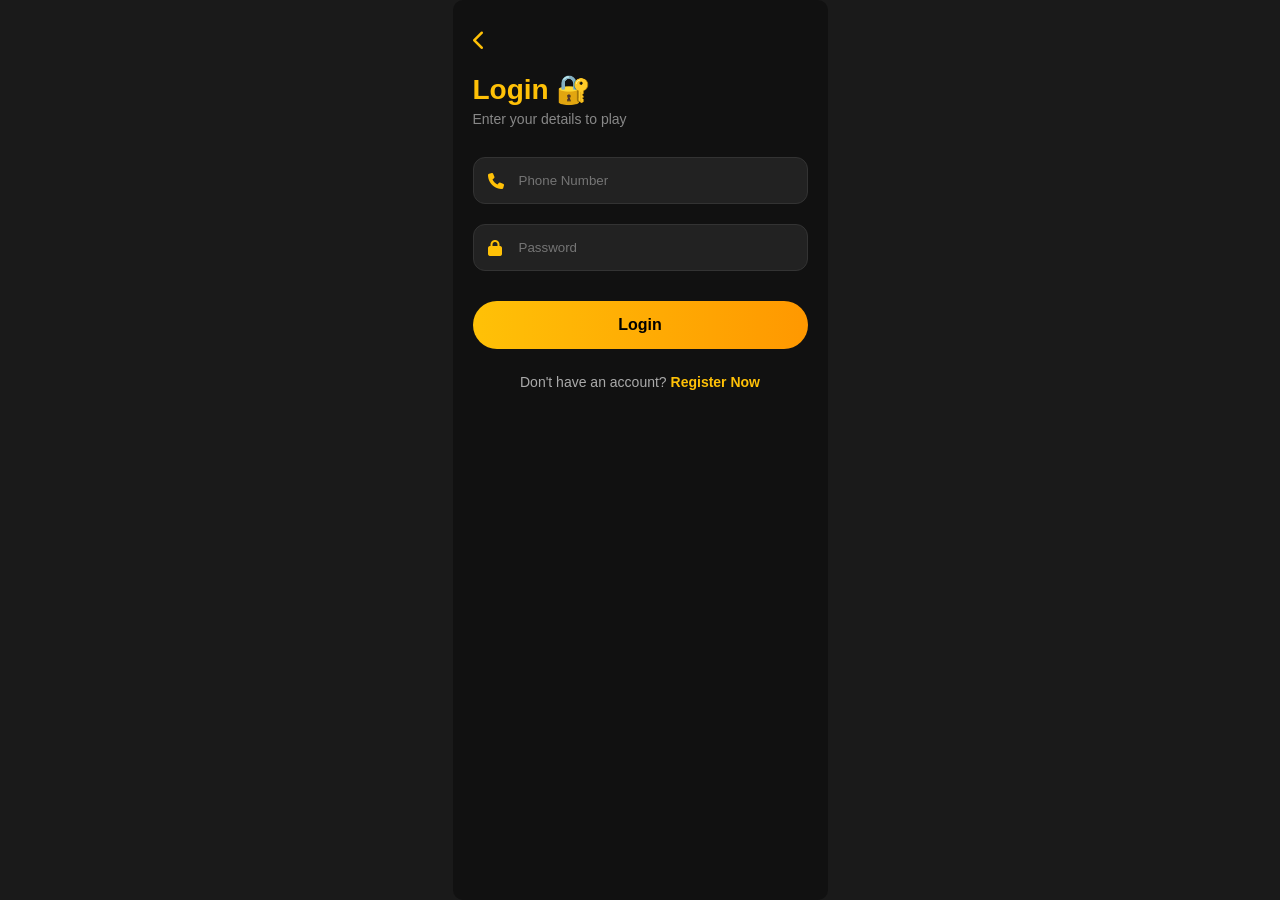
<file: index.html>
<!DOCTYPE html>
<html lang="en">
<head>
    <meta charset="UTF-8">
    <meta name="viewport" content="width=device-width, initial-scale=1.0">
    <title>BDG Official - Home</title>
    <link rel="stylesheet" href="https://cdnjs.cloudflare.com/ajax/libs/font-awesome/6.4.0/css/all.min.css">
    <style>
        * { box-sizing: border-box; margin: 0; padding: 0; font-family: 'Segoe UI', sans-serif; }
        body { background-color: #1a1a1a; color: white; display: flex; justify-content: center; }
        .app-container { width: 375px; background: #111; min-height: 100vh; padding-bottom: 80px; }

        /* Banner */
        .banner { width: 100%; height: 180px; background: linear-gradient(45deg, #d32f2f, #ffc107); display: flex; align-items: center; justify-content: center; font-size: 24px; font-weight: bold; }

        /* Info Section */
        .user-info { padding: 15px; display: flex; justify-content: space-between; align-items: center; background: #222; margin: 10px; border-radius: 10px; }
        .balance-box h2 { color: #ffc107; font-size: 20px; }
        .balance-box p { font-size: 12px; color: #888; }

        /* Game Grid */
        .game-grid { display: grid; grid-template-columns: 1fr 1fr; gap: 15px; padding: 15px; }
        .game-card { background: #222; border-radius: 15px; padding: 20px; text-align: center; border: 1px solid #333; cursor: pointer; transition: 0.3s; text-decoration: none; color: white; }
        .game-card:active { transform: scale(0.95); }
        .game-card i { font-size: 40px; margin-bottom: 10px; color: #ffc107; }
        .game-card h3 { font-size: 16px; }

        /* Bottom Nav */
        .bottom-nav { position: fixed; bottom: 0; width: 375px; background: #222; display: flex; justify-content: space-around; padding: 12px 0; border-top: 1px solid #333; }
        .nav-item { text-align: center; color: #888; text-decoration: none; font-size: 11px; flex: 1; }
        .nav-item.active { color: #ffc107; }
        .nav-item i { font-size: 22px; margin-bottom: 4px; display: block; }
    </style>
</head>
<body>

    <div class="app-container">
        <div class="banner">BDG GAME OFFICIAL</div>

        <div class="user-info">
            <div class="balance-box">
                <p>Total Balance</p>
                <h2>₹ <span id="main-bal">0.00</span></h2>
            </div>
            <a href="wallet/index.html" style="background:#ffc107; color:black; padding:8px 15px; border-radius:5px; text-decoration:none; font-weight:bold; font-size:12px;">Deposit</a>
        </div>

        <div class="game-grid">
            <a href="wingo/index.html" class="game-card">
                <i class="fa-solid fa-dice"></i>
                <h3>Win Go</h3>
                <p style="font-size:10px; color:#555;">1 Min / 3 Min</p>
            </a>
            <div class="game-card" onclick="alert('Coming Soon!')">
                <i class="fa-solid fa-slot-machine"></i>
                <h3>Slots</h3>
                <p style="font-size:10px; color:#555;">Popular</p>
            </div>
            <div class="game-card" onclick="alert('Coming Soon!')">
                <i class="fa-solid fa-cards-blank"></i>
                <h3>Casino</h3>
                <p style="font-size:10px; color:#555;">Live Dealer</p>
            </div>
            <div class="game-card" onclick="alert('Coming Soon!')">
                <i class="fa-solid fa-trophy"></i>
                <h3>Sports</h3>
                <p style="font-size:10px; color:#555;">Cricket/Football</p>
            </div>
        </div>

        <nav class="bottom-nav">
            <a href="index.html" class="nav-item active"><i class="fa-solid fa-house"></i>Home</a>
            <a href="activity/index.html" class="nav-item"><i class="fa-solid fa-gift"></i>Activity</a>
            <a href="wallet/index.html" class="nav-item"><i class="fa-solid fa-wallet"></i>Wallet</a>
            <a href="account/index.html" class="nav-item"><i class="fa-solid fa-user"></i>Account</a>
        </nav>
    </div>

    <script>
        function checkUser() {
            // ইউজারের ডাটা চেক করা
            const user = JSON.parse(localStorage.getItem('userData'));
            if(!user) {
                // যদি লগইন না থাকে তবে লগইন পেজে পাঠাবে
                window.location.href = "auth/login.html"; 
            } else {
                // ব্যালেন্স লোড করা
                let bal = localStorage.getItem('bal') || "0.00";
                document.getElementById('main-bal').innerText = parseFloat(bal).toFixed(2);
            }
        }

        window.onload = checkUser;
        // প্রতি ৫ সেকেন্ডে ব্যালেন্স আপডেট হবে (অ্যাডমিন এপ্রুভ করলে যাতে দেখা যায়)
        setInterval(checkUser, 5000);
    </script>
</body>
</html>
</file>
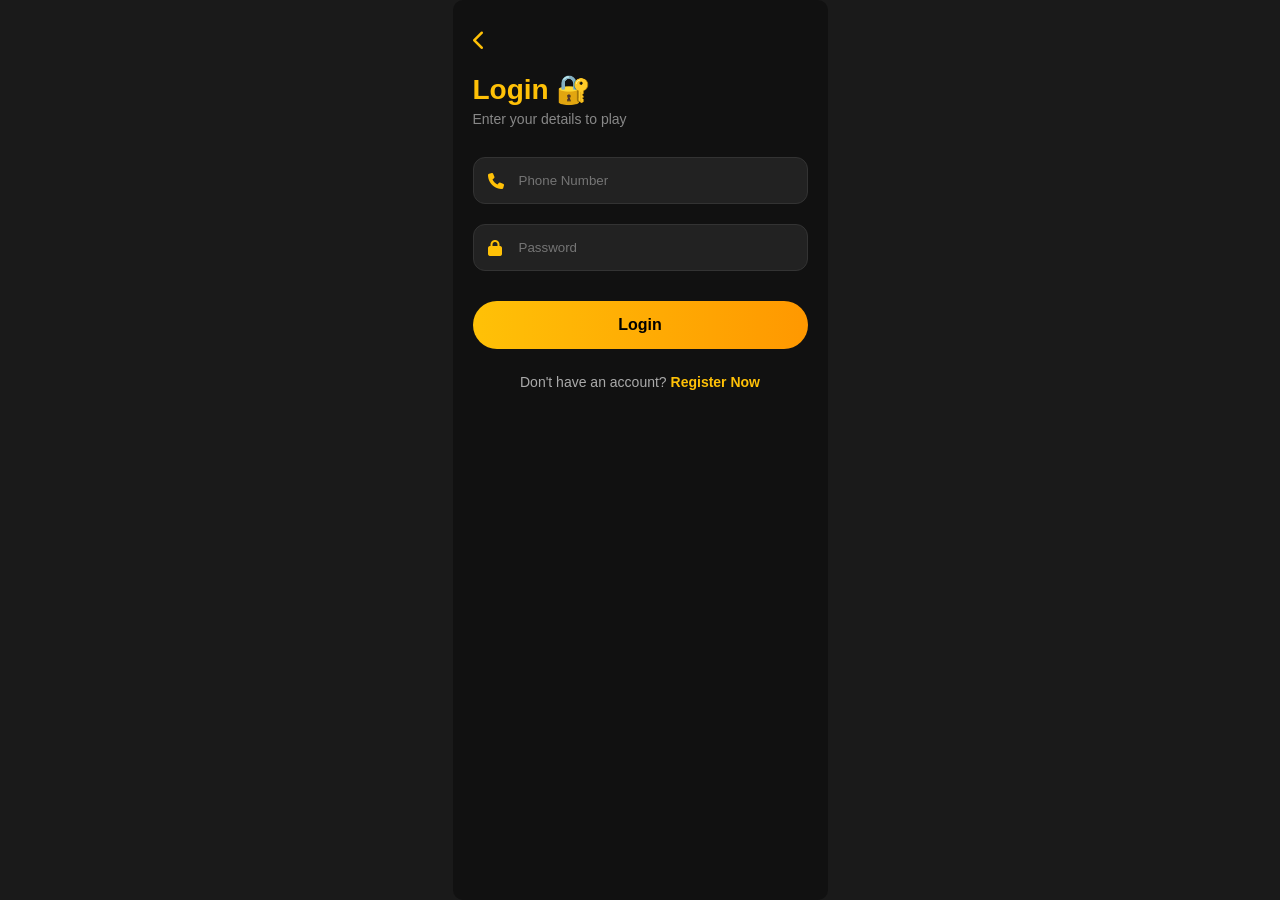
<file: account/index.html>
<!DOCTYPE html>
<html lang="en">
<head>
    <meta charset="UTF-8">
    <meta name="viewport" content="width=device-width, initial-scale=1.0">
    <title>Account - BDG Game</title>
    <link rel="stylesheet" href="https://cdnjs.cloudflare.com/ajax/libs/font-awesome/6.4.0/css/all.min.css">
    <style>
        * { box-sizing: border-box; margin: 0; padding: 0; font-family: 'Inter', sans-serif; }
        body { background-color: #1a1a1a; display: flex; justify-content: center; color: white; }
        .app-container { width: 375px; background: #111; min-height: 100vh; padding-bottom: 90px; }

        /* User Profile Header */
        .profile-header { background: linear-gradient(135deg, #ffc107, #ff9800); padding: 40px 20px; text-align: center; border-radius: 0 0 30px 30px; position: relative; }
        .user-avatar { font-size: 60px; background: white; width: 100px; height: 100px; display: flex; align-items: center; justify-content: center; border-radius: 50%; margin: 0 auto 15px; border: 4px solid #fff; box-shadow: 0 5px 15px rgba(0,0,0,0.2); }
        .user-info h2 { font-size: 20px; color: #000; font-weight: 800; }
        .user-info p { font-size: 13px; color: #333; font-weight: 600; margin-top: 5px; }

        /* Statistics Bar */
        .stats-bar { display: flex; justify-content: space-around; background: #222; margin: -20px 20px 20px; padding: 15px; border-radius: 15px; border: 1px solid #333; box-shadow: 0 10px 20px rgba(0,0,0,0.3); }
        .stat-item { text-align: center; }
        .stat-item h4 { font-size: 16px; color: #ffc107; }
        .stat-item p { font-size: 10px; color: #888; text-transform: uppercase; margin-top: 3px; }

        /* Menu List */
        .menu-container { padding: 0 15px; }
        .menu-item { background: #222; padding: 15px; border-radius: 12px; margin-bottom: 10px; display: flex; align-items: center; cursor: pointer; border: 1px solid #333; transition: 0.3s; text-decoration: none; color: white; }
        .menu-item:active { background: #333; transform: scale(0.98); }
        .menu-item i:first-child { width: 30px; font-size: 18px; color: #ffc107; }
        .menu-item span { flex: 1; font-size: 14px; font-weight: 500; }
        .menu-item .fa-chevron-right { font-size: 12px; color: #555; }

        /* Logout Button */
        .logout-btn { margin: 20px 15px; padding: 15px; background: #f44336; border-radius: 30px; text-align: center; font-weight: bold; cursor: pointer; box-shadow: 0 5px 15px rgba(244,67,54,0.3); }

        /* Bottom Nav */
        .bottom-nav { position: fixed; bottom: 0; width: 375px; background: #222; display: flex; justify-content: space-around; padding: 12px 0; border-top: 1px solid #333; z-index: 1000; }
        .nav-item { text-align: center; color: #888; text-decoration: none; font-size: 11px; flex: 1; }
        .nav-item.active { color: #ffc107; }
        .nav-item i { font-size: 22px; margin-bottom: 4px; display: block; }
    </style>
</head>
<body>

    <div class="app-container">
        <div class="profile-header">
            <div class="user-avatar">👤</div>
            <div class="user-info">
                <h2 id="acc-phone">Loading...</h2>
                <p>UID: <span id="acc-uid">000000</span> | Level: 1</p>
            </div>
        </div>

        <div class="stats-bar">
            <div class="stat-item">
                <h4 id="stat-bal">₹0.00</h4>
                <p>Wallet</p>
            </div>
            <div class="stat-item">
                <h4>₹0.00</h4>
                <p>Winning</p>
            </div>
            <div class="stat-item">
                <h4>0</h4>
                <p>Orders</p>
            </div>
        </div>

        <div class="menu-container">
            <div class="menu-item">
                <i class="fa-solid fa-file-invoice-dollar"></i>
                <span>Betting Record</span>
                <i class="fa-solid fa-chevron-right"></i>
            </div>
            <div class="menu-item">
                <i class="fa-solid fa-clock-rotate-left"></i>
                <span>Deposit History</span>
                <i class="fa-solid fa-chevron-right"></i>
            </div>
            <div class="menu-item">
                <i class="fa-solid fa-money-bill-transfer"></i>
                <span>Withdraw History</span>
                <i class="fa-solid fa-chevron-right"></i>
            </div>
            <a href="https://t.me/your_telegram" class="menu-item">
                <i class="fa-solid fa-headset"></i>
                <span>Customer Support</span>
                <i class="fa-solid fa-chevron-right"></i>
            </a>
            <div class="menu-item">
                <i class="fa-solid fa-shield-halved"></i>
                <span>Privacy Policy</span>
                <i class="fa-solid fa-chevron-right"></i>
            </div>
        </div>

        <div class="logout-btn" onclick="handleLogout()">Logout</div>

        <nav class="bottom-nav">
            <a href="../lobby/index.html" class="nav-item"><i class="fa-solid fa-house"></i>Home</a>
            <a href="../activity/index.html" class="nav-item"><i class="fa-solid fa-gift"></i>Activity</a>
            <a href="../wallet/index.html" class="nav-item"><i class="fa-solid fa-wallet"></i>Wallet</a>
            <a href="index.html" class="nav-item active"><i class="fa-solid fa-user"></i>Account</a>
        </nav>
    </div>

    <script>
        // ইউজার ডাটা লোড করার লজিক
        window.onload = function() {
            const userData = JSON.parse(localStorage.getItem('userData'));
            const balance = localStorage.getItem('bal') || "0.00";

            if(userData) {
                document.getElementById('acc-phone').innerText = userData.phone;
                document.getElementById('acc-uid').innerText = Math.floor(100000 + Math.random() * 900000); // Random UID
                document.getElementById('stat-bal').innerText = "₹" + parseFloat(balance).toFixed(2);
            } else {
                location.href = "../auth/login.html"; // লগইন না থাকলে পাঠিয়ে দেবে
            }
        };

        function handleLogout() {
            if(confirm("Are you sure you want to logout?")) {
                localStorage.removeItem('userData'); // ইউজারের সেশন ডিলিট করা
                location.href = "../auth/login.html";
            }
        }
    </script>
</body>
</html>
</file>
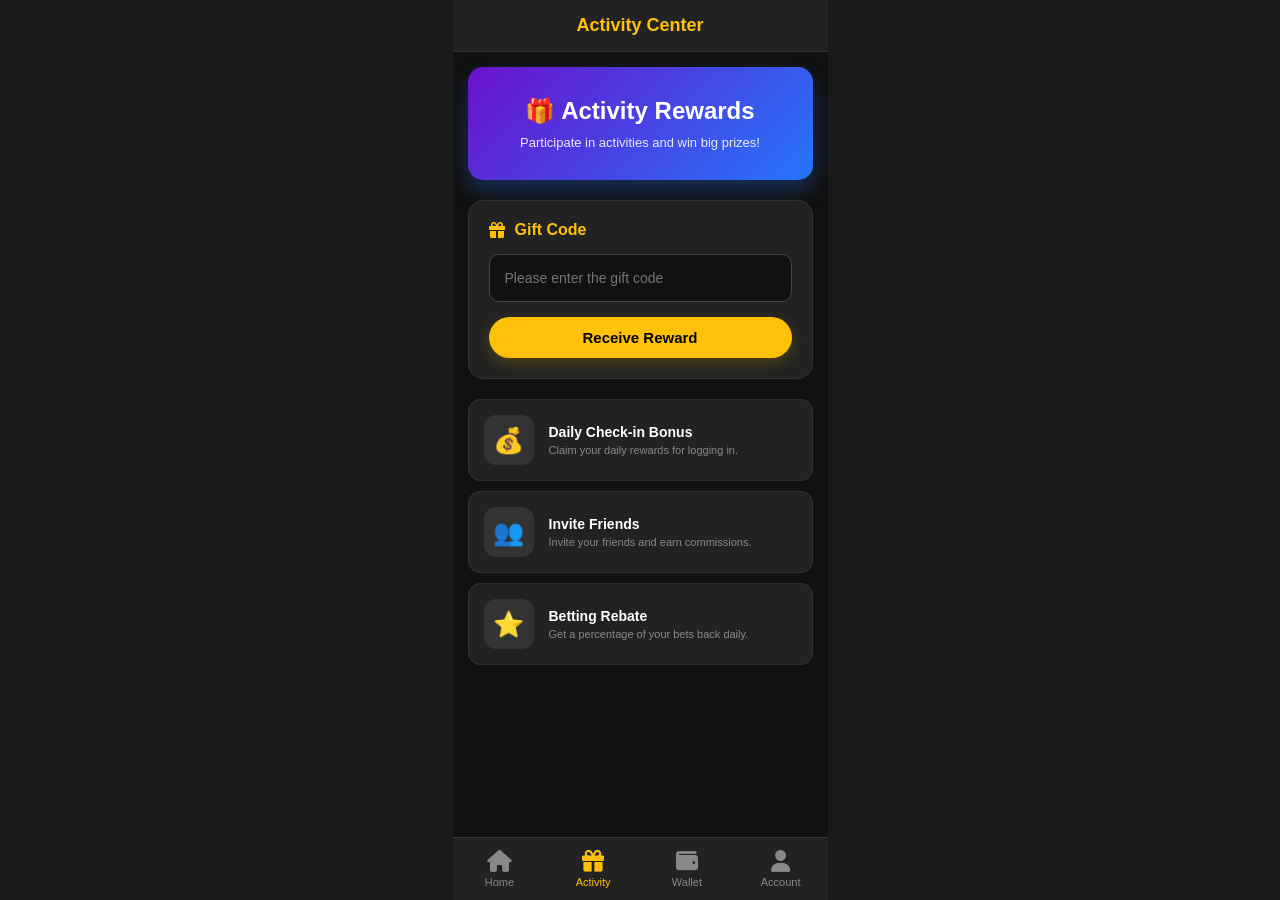
<file: activity/index.html>
<!DOCTYPE html>
<html lang="en">
<head>
    <meta charset="UTF-8">
    <meta name="viewport" content="width=device-width, initial-scale=1.0">
    <title>Activity - BDG Game</title>
    <link rel="stylesheet" href="https://cdnjs.cloudflare.com/ajax/libs/font-awesome/6.4.0/css/all.min.css">
    <style>
        * { box-sizing: border-box; margin: 0; padding: 0; font-family: 'Inter', sans-serif; }
        body { background-color: #1a1a1a; display: flex; justify-content: center; color: white; }
        .app-container { width: 375px; background: #111; min-height: 100vh; padding-bottom: 90px; }

        /* Header */
        .top-header { padding: 15px; background: #222; text-align: center; border-bottom: 1px solid #333; position: sticky; top: 0; z-index: 100; }
        .top-header h3 { font-size: 18px; color: #ffc107; }

        /* Banner Card */
        .activity-banner { margin: 15px; background: linear-gradient(135deg, #6a11cb, #2575fc); padding: 30px 20px; border-radius: 15px; text-align: center; box-shadow: 0 10px 20px rgba(37, 117, 252, 0.3); }
        .activity-banner h2 { font-size: 24px; margin-bottom: 10px; }
        .activity-banner p { font-size: 13px; opacity: 0.9; }

        /* Gift Code Section */
        .gift-section { margin: 20px 15px; background: #222; padding: 20px; border-radius: 15px; border: 1px solid #333; }
        .gift-section h4 { margin-bottom: 15px; font-size: 16px; color: #ffc107; display: flex; align-items: center; gap: 10px; }
        .gift-input-group { position: relative; }
        .gift-input-group input { width: 100%; padding: 15px; background: #111; border: 1px solid #444; border-radius: 10px; color: white; outline: none; margin-bottom: 15px; font-size: 14px; }
        .gift-input-group input:focus { border-color: #ffc107; }
        .receive-btn { width: 100%; padding: 12px; background: #ffc107; border: none; border-radius: 25px; color: black; font-weight: bold; cursor: pointer; font-size: 15px; box-shadow: 0 5px 15px rgba(255, 193, 7, 0.2); }

        /* Activity Cards List */
        .activity-list { padding: 0 15px; }
        .activity-card { background: #222; padding: 15px; border-radius: 12px; margin-bottom: 10px; display: flex; align-items: center; gap: 15px; border: 1px solid #333; }
        .act-icon { font-size: 25px; background: #333; width: 50px; height: 50px; display: flex; align-items: center; justify-content: center; border-radius: 12px; }
        .act-info h5 { font-size: 14px; margin-bottom: 4px; }
        .act-info p { font-size: 11px; color: #888; }

        /* Bottom Nav */
        .bottom-nav { position: fixed; bottom: 0; width: 375px; background: #222; display: flex; justify-content: space-around; padding: 12px 0; border-top: 1px solid #333; z-index: 1000; }
        .nav-item { text-align: center; color: #888; text-decoration: none; font-size: 11px; flex: 1; }
        .nav-item.active { color: #ffc107; }
        .nav-item i { font-size: 22px; margin-bottom: 4px; display: block; }
    </style>
</head>
<body>

    <div class="app-container">
        <header class="top-header">
            <h3>Activity Center</h3>
        </header>

        <div class="activity-banner">
            <h2>🎁 Activity Rewards</h2>
            <p>Participate in activities and win big prizes!</p>
        </div>

        <div class="gift-section">
            <h4><i class="fa-solid fa-gift"></i> Gift Code</h4>
            <div class="gift-input-group">
                <input type="text" id="gift-code" placeholder="Please enter the gift code">
                <button class="receive-btn" onclick="redeemGift()">Receive Reward</button>
            </div>
        </div>

        <div class="activity-list">
            <div class="activity-card">
                <div class="act-icon">💰</div>
                <div class="act-info">
                    <h5>Daily Check-in Bonus</h5>
                    <p>Claim your daily rewards for logging in.</p>
                </div>
            </div>
            <div class="activity-card">
                <div class="act-icon">👥</div>
                <div class="act-info">
                    <h5>Invite Friends</h5>
                    <p>Invite your friends and earn commissions.</p>
                </div>
            </div>
            <div class="activity-card">
                <div class="act-icon">⭐</div>
                <div class="act-info">
                    <h5>Betting Rebate</h5>
                    <p>Get a percentage of your bets back daily.</p>
                </div>
            </div>
        </div>

        <nav class="bottom-nav">
            <a href="../lobby/index.html" class="nav-item"><i class="fa-solid fa-house"></i>Home</a>
            <a href="index.html" class="nav-item active"><i class="fa-solid fa-gift"></i>Activity</a>
            <a href="../wallet/index.html" class="nav-item"><i class="fa-solid fa-wallet"></i>Wallet</a>
            <a href="../account/index.html" class="nav-item"><i class="fa-solid fa-user"></i>Account</a>
        </nav>
    </div>

    <script>
        function redeemGift() {
            const code = document.getElementById('gift-code').value;
            if(code === "BDG777") { // ডেমো গিফট কোড
                let currentBal = parseFloat(localStorage.getItem('bal') || 0);
                currentBal += 500;
                localStorage.setItem('bal', currentBal);
                alert("🎉 Congratulations! ₹500 added to your wallet.");
                document.getElementById('gift-code').value = "";
            } else if(code === "") {
                alert("Please enter a code!");
            } else {
                alert("❌ Invalid Gift Code!");
            }
        }
    </script>
</body>
</html>
</file>
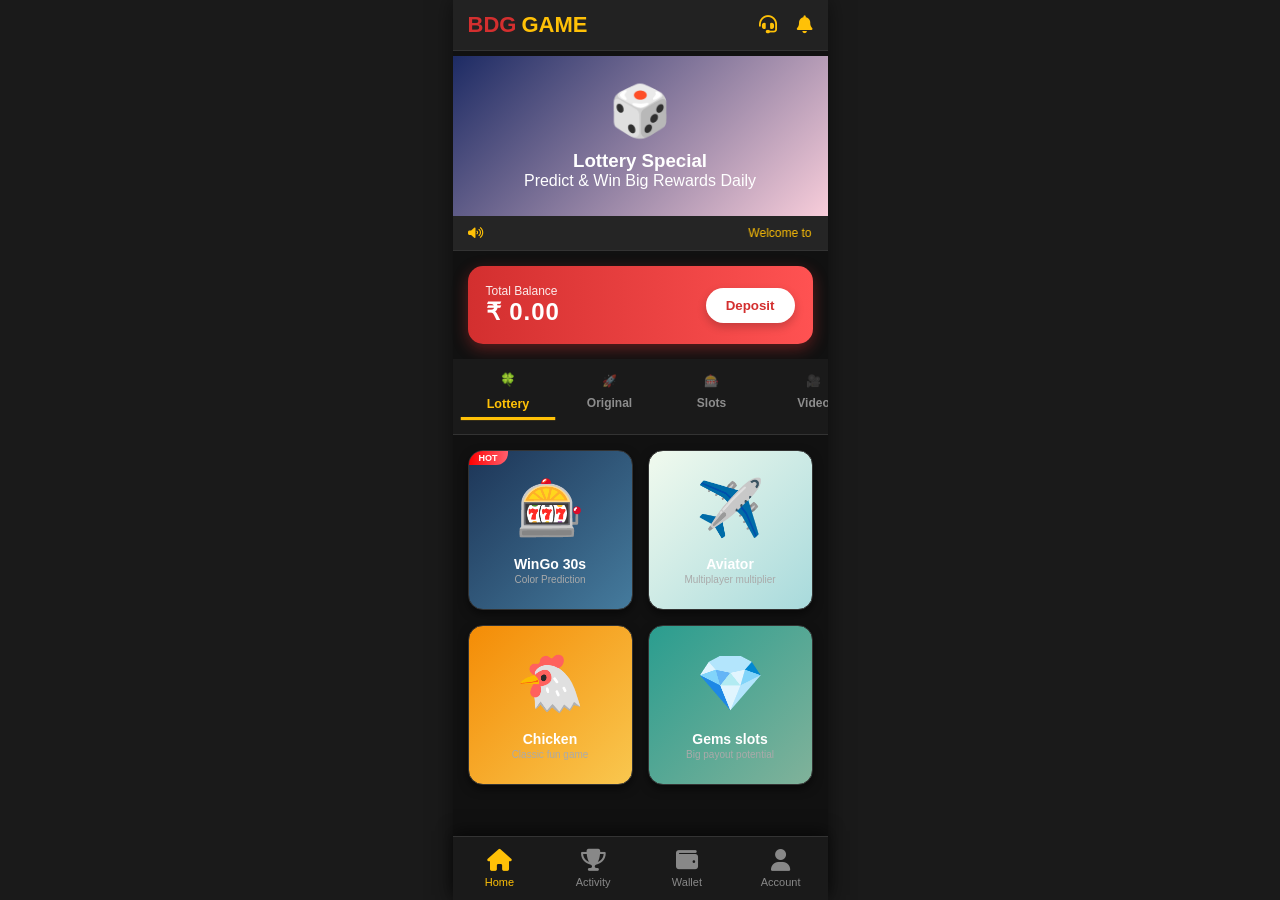
<file: lobby/index.html>
<!DOCTYPE html>
<html lang="en">
<head>
    <meta charset="UTF-8">
    <meta name="viewport" content="width=device-width, initial-scale=1.0">
    <title>BDG Official - Home</title>
    <link rel="stylesheet" href="https://cdnjs.cloudflare.com/ajax/libs/font-awesome/6.4.0/css/all.min.css">
    <link rel="stylesheet" href="https://cdn.jsdelivr.net/npm/swiper@10/swiper-bundle.min.css" />
    <style>
        * { box-sizing: border-box; margin: 0; padding: 0; font-family: 'Segoe UI', Roboto, Helvetica, Arial, sans-serif; }
        body { background-color: #1a1a1a; color: white; display: flex; justify-content: center; overflow-x: hidden; }
        .app-container { width: 375px; background-color: #111; min-height: 100vh; padding-bottom: 80px; position: relative; box-shadow: 0 0 20px rgba(0,0,0,0.5); }

        /* Header */
        .top-header { padding: 12px 15px; display: flex; justify-content: space-between; align-items: center; background: #222; position: sticky; top: 0; z-index: 100; border-bottom: 1px solid #333; }
        .logo { font-size: 22px; font-weight: 800; color: #d32f2f; text-decoration: none; display: flex; align-items: center; gap: 5px; }
        .logo span { color: #ffc107; }

        /* Banner (Using Gradients + Emoji) */
        .banner-section { width: 100%; height: 160px; margin-top: 5px; }
        .swiper-slide { display: flex; flex-direction: column; justify-content: center; align-items: center; padding: 20px; color: white; text-align: center; }
        .slide1 { background: linear-gradient(135deg, #1d2b64, #f8cdda); }
        .slide2 { background: linear-gradient(135deg, #00b09b, #96c93d); }
        .slide3 { background: linear-gradient(135deg, #833ab4, #fd1d1d, #fcb045); }
        .banner-icon { font-size: 50px; margin-bottom: 10px; }

        /* Wallet Bar */
        .wallet-bar { margin: 15px; background: linear-gradient(90deg, #d32f2f, #ff5252); padding: 18px; border-radius: 15px; display: flex; justify-content: space-between; align-items: center; box-shadow: 0 5px 15px rgba(211,47,47,0.4); }
        .wallet-bar h2 { font-size: 24px; letter-spacing: 1px; font-weight: 800; }

        /* Category Slider (Animated) */
        .category-slider { padding: 15px 10px; display: flex; gap: 12px; overflow-x: auto; scrollbar-width: none; background: #1a1a1a; border-bottom: 1px solid #333; }
        .category-slider::-webkit-scrollbar { display: none; }
        .cat-item { min-width: 90px; text-align: center; cursor: pointer; opacity: 0.5; transition: 0.3s; padding-bottom: 5px; }
        .cat-item.active { opacity: 1; transform: scale(1.05); color: #ffc107; border-bottom: 3px solid #ffc107; }
        .cat-icon { font-size: 28px; margin-bottom: 5px; display: block; }
        .cat-item span { font-size: 12px; font-weight: bold; }

        /* Game Grid */
        .game-grid { padding: 15px; display: grid; grid-template-columns: 1fr 1fr; gap: 15px; }
        .game-card { background: #222; border-radius: 15px; overflow: hidden; border: 1px solid #333; transition: 0.3s; position: relative; box-shadow: 0 4px 10px rgba(0,0,0,0.5); text-decoration: none; color: white; display: flex; flex-direction: column; align-items: center; padding: 20px 10px; text-align: center; height: 160px; justify-content: center; }
        .game-card:active { transform: scale(0.96); border-color: #ffc107; }
        .game-emoji { font-size: 55px; margin-bottom: 15px; display: block; }
        .game-info h4 { font-size: 14px; font-weight: bold; margin-bottom: 2px; color: white; }
        .game-info p { font-size: 10px; color: #aaa; }
        .hot-tag { position: absolute; top: 0; left: 0; background: linear-gradient(to right, #ff0000, #ff5f6d); color: white; font-size: 9px; padding: 2px 10px; border-radius: 0 0 12px 0; font-weight: bold; z-index: 2; }

        /* Specific Game Backgrounds */
        .g-wingo { background: linear-gradient(135deg, #1d3557, #457b9d); }
        .g-aviator { background: linear-gradient(135deg, #f1faee, #a8dadc); color: #1d3557; }
        .g-chicken { background: linear-gradient(135deg, #f48c06, #f9c74f); color: #222; }
        .g-fortune { background: linear-gradient(135deg, #2a9d8f, #81b29a); }

        /* Bottom Navigation */
        .bottom-nav { position: fixed; bottom: 0; width: 375px; background: #1a1a1a; display: flex; justify-content: space-around; padding: 12px 0; border-top: 1px solid #333; z-index: 1000; box-shadow: 0 -5px 15px rgba(0,0,0,0.5); }
        .nav-item { text-align: center; color: #888; text-decoration: none; font-size: 11px; flex: 1; transition: 0.3s; }
        .nav-item.active { color: #ffc107; }
        .nav-item i { font-size: 22px; margin-bottom: 5px; display: block; }

        /* Notice Bar */
        .notice-bar { background: #252525; padding: 10px 15px; font-size: 12px; display: flex; align-items: center; color: #ffc107; border-bottom: 1px solid #333; }
    </style>
</head>
<body>

    <div class="app-container">
        <header class="top-header">
            <a href="#" class="logo">BDG <span>GAME</span></a>
            <div style="display: flex; gap: 20px; color: #ffc107; font-size: 18px;">
                <i class="fa-solid fa-headset"></i>
                <i class="fa-solid fa-bell"></i>
            </div>
        </header>

        <div class="swiper banner-section">
            <div class="swiper-wrapper">
                <div class="swiper-slide slide1">
                    <span class="banner-icon">🎲</span>
                    <h3>Lottery Special</h3>
                    <p>Predict & Win Big Rewards Daily</p>
                </div>
                <div class="swiper-slide slide2">
                    <span class="banner-icon">✈️</span>
                    <h3>High Multiplier</h3>
                    <p>Catch the Lucky Jet Now</p>
                </div>
                <div class="swiper-slide slide3">
                    <span class="banner-icon">💰</span>
                    <h3>Lucky Slots</h3>
                    <p>Spin the Wheel and Win Gems</p>
                </div>
            </div>
        </div>

        <div class="notice-bar">
            <i class="fa-solid fa-volume-high" style="margin-right:10px;"></i>
            <marquee>Welcome to BDG Game! Play WinGo, Aviator, Slots and win rewards daily. Fast withdrawal 24/7.</marquee>
        </div>

        <div class="wallet-bar">
            <div>
                <p style="font-size: 12px; opacity: 0.9;">Total Balance</p>
                <h2>₹ <span id="lob-bal">0.00</span></h2>
            </div>
            <button onclick="handleDepositClick()" style="background: white; color: #d32f2f; border: none; padding: 10px 20px; border-radius: 25px; font-weight: bold; box-shadow: 0 4px 10px rgba(0,0,0,0.2); cursor: pointer;">Deposit</button>
        </div>

        <div class="category-slider">
            <div class="cat-item lottery active" onclick="switchCat('lottery', this)"><span class="cat-icon">🍀</span><span>Lottery</span></div>
            <div class="cat-item original" onclick="switchCat('original', this)"><span class="cat-icon">🚀</span><span>Original</span></div>
            <div class="cat-item slots" onclick="switchCat('slots', this)"><span class="cat-icon">🎰</span><span>Slots</span></div>
            <div class="cat-item video" onclick="switchCat('video', this)"><span class="cat-icon">🎥</span><span>Video</span></div>
        </div>

        <div class="game-grid" id="game-display">
            <a href="../wingo/index.html" class="game-card lottery original g-wingo">
                <div class="hot-tag">HOT</div>
                <span class="game-emoji">🎰</span>
                <div class="game-info"><h4>WinGo 30s</h4><p>Color Prediction</p></div>
            </a>

            <div class="game-card original g-aviator">
                <span class="game-emoji">✈️</span>
                <div class="game-info"><h4>Aviator</h4><p>Multiplayer multiplier</p></div>
            </div>

            <div class="game-card original g-chicken">
                <span class="game-emoji">🐔</span>
                <div class="game-info"><h4>Chicken</h4><p>Classic fun game</p></div>
            </div>

            <div class="game-card slots g-fortune">
                <span class="game-emoji">💎</span>
                <div class="game-info"><h4>Gems slots</h4><p>Big payout potential</p></div>
            </div>
        </div>

        <nav class="bottom-nav">
            <a href="index.html" class="nav-item active"><i class="fa-solid fa-house"></i>Home</a>
            <a href="../activity/index.html" class="nav-item"><i class="fa-solid fa-trophy"></i>Activity</a>
            <a href="../wallet/index.html" class="nav-item"><i class="fa-solid fa-wallet"></i>Wallet</a>
            <a href="../account/index.html" class="nav-item"><i class="fa-solid fa-user"></i>Account</a>
        </nav>
    </div>

    <script src="https://cdn.jsdelivr.net/npm/swiper@10/swiper-bundle.min.js"></script>
    <script>
        // Banner Slider Logic
        new Swiper('.banner-section', {
            loop: true,
            autoplay: { delay: 3000 },
        });

        // --- BDG Logic: Balance & Deposit Request ---

        function refreshLobbyData() {
            let bal = localStorage.getItem('bal') || "0.00";
            document.getElementById('lob-bal').innerText = parseFloat(bal).toFixed(2);
        }

        function handleDepositClick() {
            let amount = prompt("Enter Deposit Amount (₹):", "500");
            if (amount === null || amount === "" || isNaN(amount)) return;

            let user = JSON.parse(localStorage.getItem('userData'));
            if(!user) {
                alert("Please login first!");
                location.href="../auth/login.html";
                return;
            }

            // রিকোয়েস্ট তৈরি করা
            let requests = JSON.parse(localStorage.getItem('allRequests') || "[]");
            let newReq = {
                id: Date.now(),
                phone: user.phone,
                type: 'Deposit',
                amount: parseFloat(amount),
                status: 'Pending'
            };

            requests.push(newReq);
            localStorage.setItem('allRequests', JSON.stringify(requests));
            
            alert("Deposit Request of ₹" + amount + " sent to Admin for approval! ⏳");
        }

        // ক্যাটাগরি সুইচিং লজিক
        function switchCat(cat, el) {
            document.querySelectorAll('.cat-item').forEach(item => item.classList.remove('active'));
            el.classList.add('active');
            const games = document.querySelectorAll('.game-card');
            games.forEach(g => {
                if (cat === 'all' || g.classList.contains(cat)) {
                    g.style.display = 'flex';
                } else {
                    g.style.display = 'none';
                }
            });
        }

        // পেজ লোড হলে ডাটা আপডেট করো
        window.onload = refreshLobbyData;
        // প্রতি ২ সেকেন্ড পর পর ব্যালেন্স চেক করবে (যদি এডমিন প্যানেল থেকে চেঞ্জ হয়)
        setInterval(refreshLobbyData, 2000);

    </script>
</body>
</html>
</file>
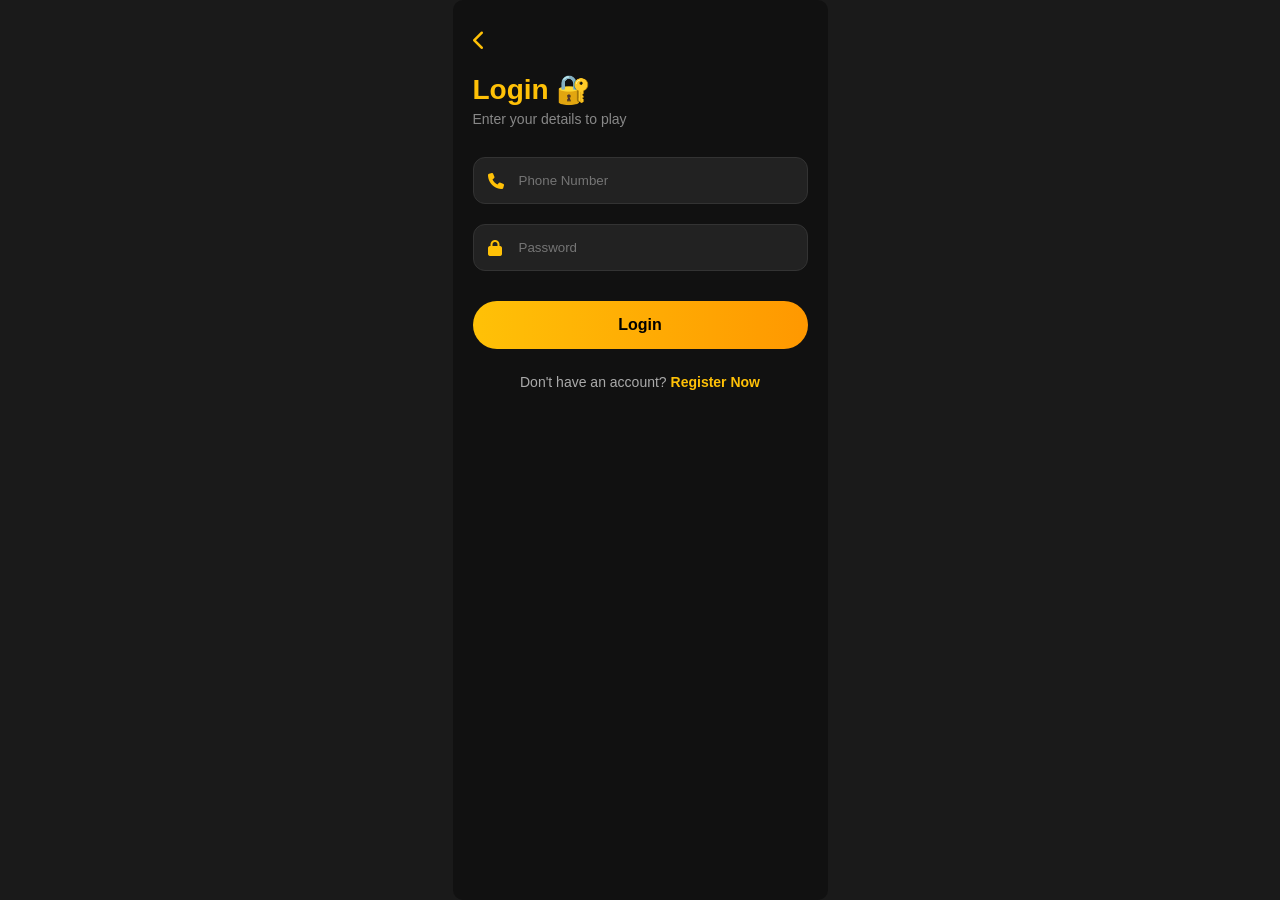
<file: auth/login.html>
<!DOCTYPE html>
<html lang="en">
<head>
    <meta charset="UTF-8">
    <meta name="viewport" content="width=device-width, initial-scale=1.0">
    <title>Login - BDG Game</title>
    <link rel="stylesheet" href="https://cdnjs.cloudflare.com/ajax/libs/font-awesome/6.4.0/css/all.min.css">
    <style>
        * { box-sizing: border-box; margin: 0; padding: 0; font-family: 'Segoe UI', Tahoma, Geneva, Verdana, sans-serif; }
        body { background-color: #1a1a1a; display: flex; justify-content: center; min-height: 100vh; color: white; }
        .auth-container { width: 375px; background: #111; padding: 30px 20px; border-radius: 10px; }
        .back-btn { font-size: 20px; color: #ffc107; cursor: pointer; text-decoration: none; display: inline-block; margin-bottom: 20px; }
        .auth-header h1 { font-size: 28px; color: #ffc107; margin-bottom: 5px; }
        .auth-header p { color: #888; font-size: 14px; margin-bottom: 30px; }
        .input-group { margin-bottom: 20px; position: relative; }
        .input-group i { position: absolute; left: 15px; top: 50%; transform: translateY(-50%); color: #ffc107; }
        .input-group input { width: 100%; padding: 15px 15px 15px 45px; background: #222; border: 1px solid #333; border-radius: 12px; color: white; outline: none; }
        .input-group input:focus { border-color: #ffc107; }
        .auth-btn { width: 100%; padding: 15px; background: linear-gradient(90deg, #ffc107, #ff9800); border: none; border-radius: 30px; color: #000; font-weight: bold; font-size: 16px; cursor: pointer; margin-top: 10px; }
        .switch-auth { text-align: center; margin-top: 25px; font-size: 14px; color: #aaa; }
        .switch-auth a { color: #ffc107; text-decoration: none; font-weight: bold; }
    </style>
</head>
<body>
    <div class="auth-container">
        <a href="../lobby/index.html" class="back-btn"><i class="fa-solid fa-chevron-left"></i></a>
        <div class="auth-header">
            <h1>Login 🔐</h1>
            <p>Enter your details to play</p>
        </div>
        <div class="input-group">
            <i class="fa-solid fa-phone"></i>
            <input type="number" id="login-phone" placeholder="Phone Number">
        </div>
        <div class="input-group">
            <i class="fa-solid fa-lock"></i>
            <input type="password" id="login-pass" placeholder="Password">
        </div>
        <button class="auth-btn" onclick="handleLogin()">Login</button>
        <div class="switch-auth">
            Don't have an account? <a href="register.html">Register Now</a>
        </div>
    </div>
    <script>
        function handleLogin() {
            const phone = document.getElementById('login-phone').value;
            const pass = document.getElementById('login-pass').value;
            const savedUser = JSON.parse(localStorage.getItem('userData'));
            if(savedUser && savedUser.phone === phone && savedUser.pass === pass) {
                alert("Login Successful! 🎉");
                location.href = "../lobby/index.html";
            } else {
                alert("Invalid Phone or Password! ❌");
            }
        }
    </script>
</body>
</html>
</file>
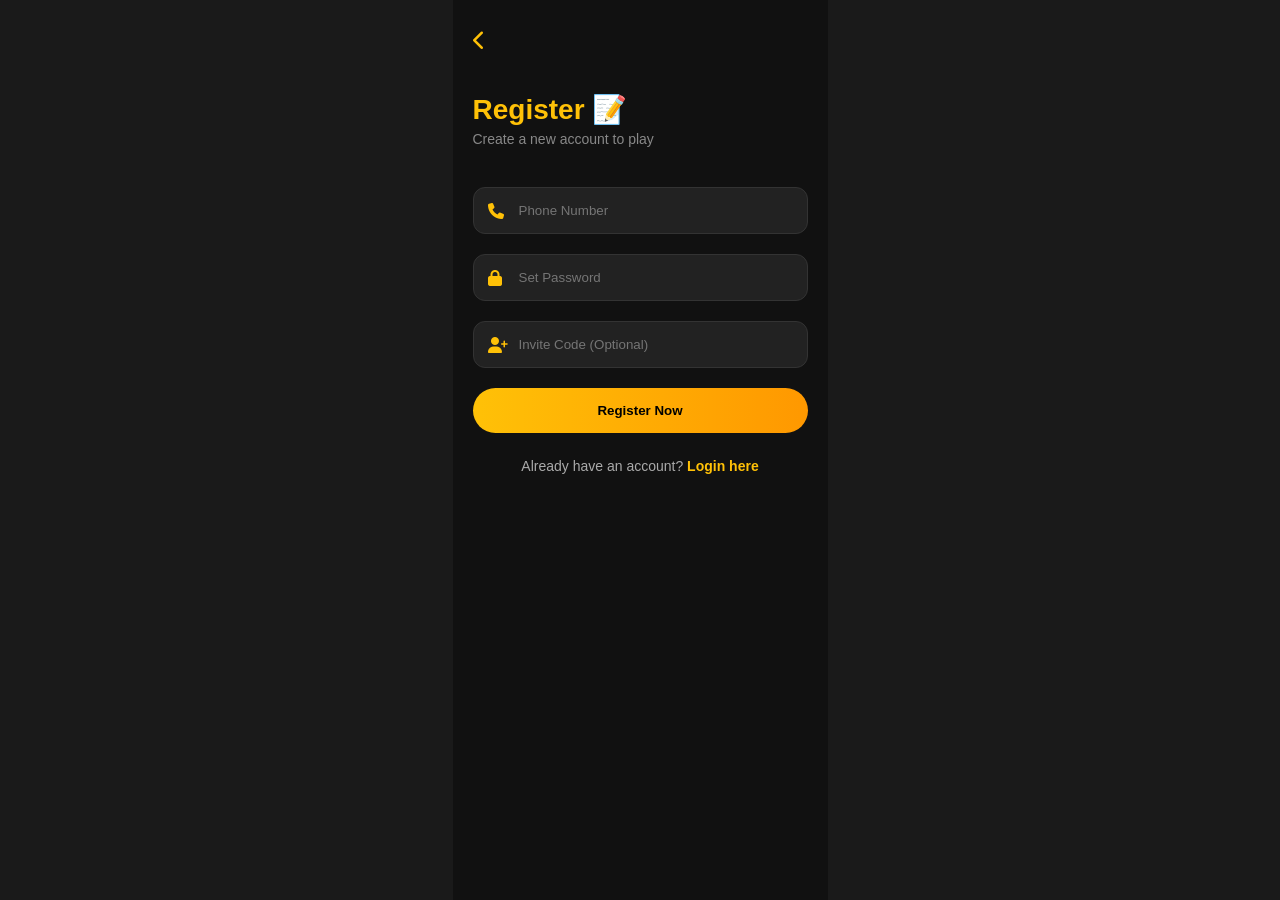
<file: auth/register.html>
<!DOCTYPE html>
<html lang="en">
<head>
    <meta charset="UTF-8">
    <meta name="viewport" content="width=device-width, initial-scale=1.0">
    <title>Register - BDG Game</title>
    <link rel="stylesheet" href="https://cdnjs.cloudflare.com/ajax/libs/font-awesome/6.4.0/css/all.min.css">
    <style>
        /* CSS stays same as Login for consistency */
        * { box-sizing: border-box; margin: 0; padding: 0; font-family: 'Inter', sans-serif; }
        body { background-color: #1a1a1a; display: flex; justify-content: center; min-height: 100vh; color: white; }
        .auth-container { width: 375px; background: #111; padding: 30px 20px; position: relative; }
        .back-btn { font-size: 20px; color: #ffc107; cursor: pointer; text-decoration: none; }
        .auth-header { margin: 40px 0; text-align: left; }
        .auth-header h1 { font-size: 28px; color: #ffc107; }
        .auth-header p { color: #888; font-size: 14px; margin-top: 5px; }
        .input-group { margin-bottom: 20px; position: relative; }
        .input-group i { position: absolute; left: 15px; top: 50%; transform: translateY(-50%); color: #ffc107; }
        .input-group input { width: 100%; padding: 15px 15px 15px 45px; background: #222; border: 1px solid #333; border-radius: 12px; color: white; outline: none; }
        .auth-btn { width: 100%; padding: 15px; background: linear-gradient(90deg, #ffc107, #ff9800); border: none; border-radius: 30px; color: #000; font-weight: bold; cursor: pointer; }
        .switch-auth { text-align: center; margin-top: 25px; font-size: 14px; color: #aaa; }
        .switch-auth a { color: #ffc107; text-decoration: none; font-weight: bold; }
    </style>
</head>
<body>

    <div class="auth-container">
        <a href="login.html" class="back-btn"><i class="fa-solid fa-chevron-left"></i></a>
        
        <div class="auth-header">
            <h1>Register 📝</h1>
            <p>Create a new account to play</p>
        </div>

        <div class="input-group">
            <i class="fa-solid fa-phone"></i>
            <input type="number" id="reg-phone" placeholder="Phone Number">
        </div>

        <div class="input-group">
            <i class="fa-solid fa-lock"></i>
            <input type="password" id="reg-pass" placeholder="Set Password">
        </div>

        <div class="input-group">
            <i class="fa-solid fa-user-plus"></i>
            <input type="text" id="invite-code" placeholder="Invite Code (Optional)">
        </div>

        <button class="auth-btn" onclick="handleRegister()">Register Now</button>

        <div class="switch-auth">
            Already have an account? <a href="login.html">Login here</a>
        </div>
    </div>

    <script>
        function handleRegister() {
            const phone = document.getElementById('reg-phone').value;
            const pass = document.getElementById('reg-pass').value;

            if(phone.length < 10 || pass.length < 4) {
                alert("Please enter valid details!");
                return;
            }

            const userData = { phone: phone, pass: pass, bal: 1000.00 };
            localStorage.setItem('userData', JSON.stringify(userData));
            localStorage.setItem('bal', 1000.00); // Initial Bonus

            alert("Registration Successful! 🎁 Welcome bonus ₹1000 added.");
            location.href = "login.html";
        }
    </script>
</body>
</html>
</file>
